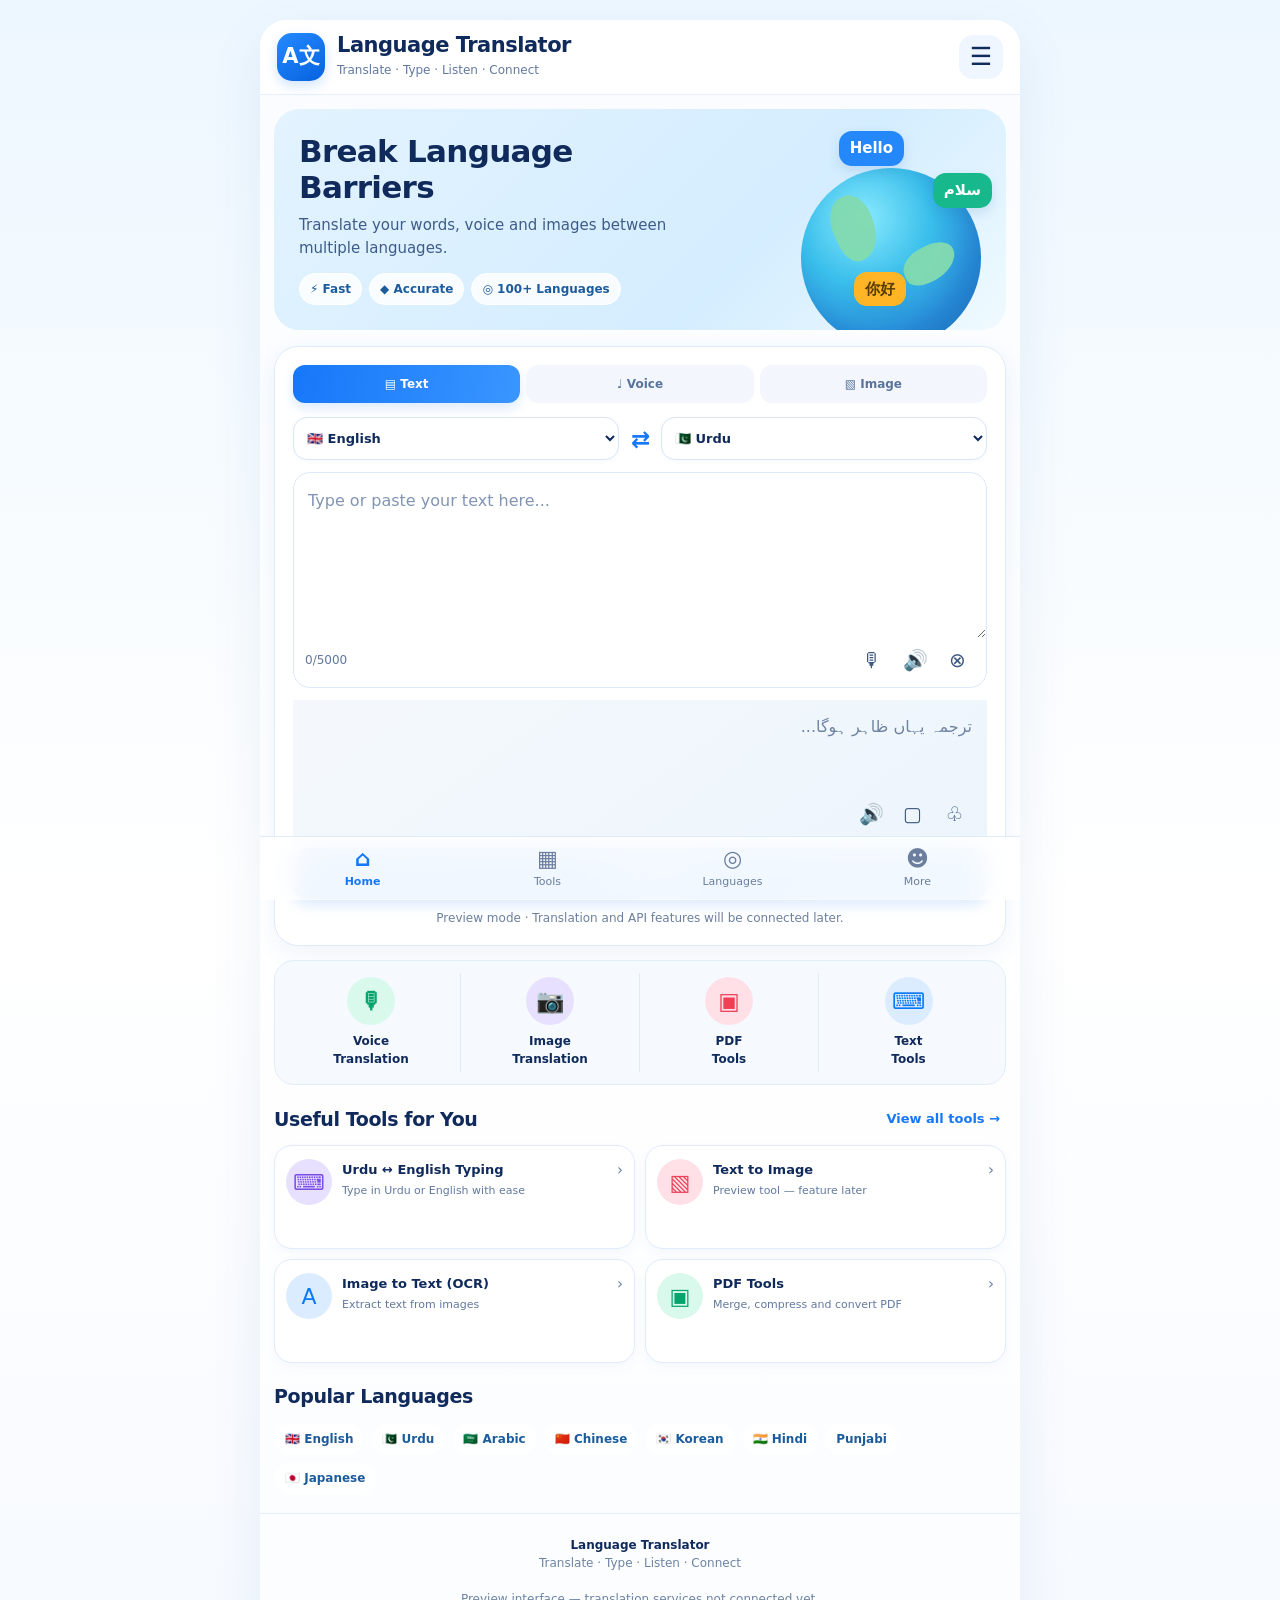
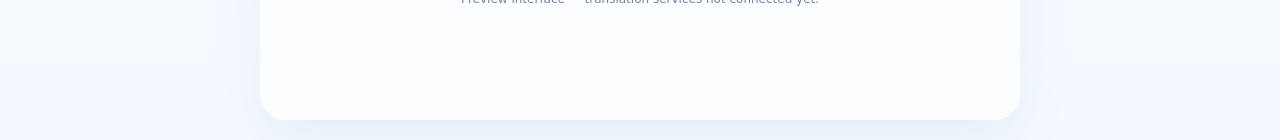
<file: public/assets/aistudio/language-translator-mobile-preview_6705319a.html>
<!DOCTYPE html>
<html lang="en">
<head>
<meta charset="UTF-8">
<meta name="viewport" content="width=device-width, initial-scale=1, viewport-fit=cover">
<meta name="theme-color" content="#f5faff">
<meta name="description" content="Language Translator mobile interface for text, voice, image, PDF and Urdu-English typing tools.">
<title>Language Translator — Translate, Type, Listen</title>
<style>
:root{--blue:#1677f9;--blue2:#3996ff;--ink:#102a5c;--muted:#61799f;--line:#dfebfb;--bg:#f4f9ff;--card:#fff;--soft:#eef6ff;--green:#13a878;--shadow:0 7px 24px rgba(33,105,190,.07)}
*{box-sizing:border-box}html{scroll-behavior:smooth}body{margin:0;background:linear-gradient(180deg,#edf7ff 0,#fff 52%,#f5f9ff 100%);color:var(--ink);font-family:system-ui,-apple-system,BlinkMacSystemFont,"Segoe UI",Arial,sans-serif;font-size:15px;line-height:1.5}button,input,textarea,select{font:inherit}button{cursor:pointer}.app{max-width:760px;margin:0 auto;min-height:100vh;background:rgba(255,255,255,.68);position:relative;padding-bottom:86px}.topbar{position:sticky;top:0;z-index:20;display:flex;align-items:center;gap:12px;padding:13px 17px;background:rgba(255,255,255,.94);backdrop-filter:blur(14px);border-bottom:1px solid #e7f0fc}.logo{width:48px;height:48px;flex-shrink:0;border-radius:15px;background:linear-gradient(145deg,#248aff,#0762df);color:white;display:grid;place-items:center;font-size:21px;font-weight:850;box-shadow:0 5px 12px #1677f930}.brand{min-width:0;flex:1}.brand strong{display:block;font-size:19px;letter-spacing:-.5px;line-height:1.2}.brand span{font-size:12px;color:var(--muted)}.menu{border:0;border-radius:14px;background:#f0f6ff;color:var(--ink);font-size:25px;width:44px;height:44px}.hero{margin:14px 14px 16px;padding:20px 18px;border-radius:25px;background:linear-gradient(135deg,#e3f3ff,#d4edff 65%,#effaff);overflow:hidden;position:relative;min-height:185px}.hero h1{font-size:26px;line-height:1.15;letter-spacing:-.7px;margin:0 0 9px;max-width:360px}.hero p{color:#3e5c88;margin:0 0 14px;max-width:390px;font-size:15px}.chips{display:flex;flex-wrap:wrap;gap:7px}.chip{background:#ffffffd9;border:1px solid #ffffff;padding:6px 10px;border-radius:99px;font-size:12px;font-weight:650;color:#1c5c9d}.globe{position:absolute;right:-9px;bottom:-22px;width:155px;height:155px;border-radius:50%;background:radial-gradient(circle at 35% 28%,#80e9ff 0,#28b9e9 38%,#1382d7 70%,#0e65b6 100%);opacity:.9;box-shadow:inset -14px -12px 24px #0050a344}.globe:before,.globe:after{content:"";position:absolute;background:#79d8a7;opacity:.95;border-radius:50% 40% 60% 35%;transform:rotate(-25deg)}.globe:before{width:42px;height:66px;left:32px;top:27px}.globe:after{width:55px;height:35px;right:24px;top:78px}.bubble{position:absolute;padding:6px 11px;border-radius:13px;color:#fff;font-weight:700;box-shadow:0 5px 12px #3176b82b}.b1{right:102px;top:22px;background:#2488fa}.b2{right:14px;top:64px;background:#18b88d}.b3{right:100px;bottom:24px;background:#ffb526;color:#553b00}.translator{margin:0 14px 14px;background:var(--card);border:1px solid var(--line);border-radius:24px;padding:14px;box-shadow:var(--shadow)}.tabs{display:grid;grid-template-columns:repeat(3,1fr);gap:6px;margin-bottom:14px}.tab{border:0;background:#f3f7fd;border-radius:12px;padding:10px 4px;color:#58749c;font-size:12px;font-weight:700}.tab.active{background:linear-gradient(100deg,var(--blue),var(--blue2));color:#fff;box-shadow:0 5px 12px #1677f927}.languages{display:grid;grid-template-columns:minmax(0,1fr) 30px minmax(0,1fr);align-items:center;gap:6px;margin-bottom:12px}.lang{width:100%;min-width:0;padding:12px 9px;border:1px solid #d8e6f8;background:#fff;border-radius:14px;color:var(--ink);font-weight:650;font-size:13px;box-shadow:0 2px 5px #1a64a108}.swap{border:0;background:transparent;color:var(--blue);font-size:23px;font-weight:800}.pane{border:1px solid #dce9fa;border-radius:17px;overflow:hidden;background:#fff;margin-bottom:12px}.pane textarea{display:block;width:100%;min-height:145px;resize:vertical;border:0;outline:0;padding:15px 14px 8px;color:var(--ink);background:transparent;font-size:16px;line-height:1.6}.pane textarea::placeholder{color:#8194b2}.panefoot{display:flex;align-items:center;gap:8px;padding:4px 11px 10px;color:var(--muted);font-size:12px}.panefoot .spacer{flex:1}.iconbtn{width:35px;height:35px;border:0;background:transparent;border-radius:10px;color:#3c587f;font-size:20px;display:grid;place-items:center}.iconbtn:active{background:#eaf3ff}.output{min-height:126px;background:linear-gradient(145deg,#f4f8fc,#edf5fc);padding:15px;display:flex;flex-direction:column}.output-text{min-height:74px;white-space:pre-wrap;overflow-wrap:anywhere;font-size:16px;color:#6f83a3}.output-tools{display:flex;justify-content:flex-end;gap:7px;margin-top:auto}.translate{display:block;width:100%;border:0;border-radius:14px;background:linear-gradient(100deg,#1677f9,#218aff);color:#fff;font-weight:800;padding:14px;margin-top:2px;box-shadow:0 6px 13px #1677f927}.notice{font-size:12px;color:#6b7f9e;text-align:center;margin:10px 3px 0}.quick{margin:0 14px 20px;padding:12px 7px;background:#f6faff;border:1px solid #e1edfc;border-radius:20px;display:grid;grid-template-columns:repeat(4,1fr)}.quick button{border:0;border-right:1px solid #e0ebf9;background:transparent;color:var(--ink);padding:4px 2px;font-weight:650;font-size:12px}.quick button:last-child{border-right:0}.qicon{width:48px;height:48px;margin:0 auto 7px;border-radius:50%;display:grid;place-items:center;font-size:23px}.qgreen{background:#d9f9ed;color:#05a46c}.qpurple{background:#e8e0ff;color:#7b50e9}.qred{background:#ffe0e7;color:#ef4056}.qblue{background:#dcecff;color:#0879f9}.quick button span:last-child{display:block}.section{padding:0 14px;margin-bottom:19px}.sectionhead{display:flex;align-items:center;justify-content:space-between;gap:10px;margin-bottom:12px}.sectionhead h2{font-size:19px;letter-spacing:-.4px;margin:0}.textlink{border:0;background:transparent;color:var(--blue);font-weight:650;font-size:13px;white-space:nowrap}.toolsgrid{display:grid;grid-template-columns:repeat(2,minmax(0,1fr));gap:10px}.toolcard{display:flex;align-items:flex-start;gap:10px;text-align:left;padding:13px 11px;border:1px solid #e0ecfb;border-radius:18px;background:#fff;box-shadow:0 4px 12px #226bb40a;color:var(--ink);min-height:104px}.toolicon{width:46px;height:46px;flex-shrink:0;border-radius:50%;display:grid;place-items:center;font-size:22px}.toolcard strong{display:block;font-size:13px;line-height:1.35;margin:2px 0 4px}.toolcard small{display:block;color:var(--muted);font-size:11px;line-height:1.45}.arrow{margin-left:auto;color:#6481a8}.extra{display:none}.extra.show{display:flex}.bottomnav{position:fixed;z-index:30;bottom:0;left:50%;transform:translateX(-50%);width:min(100%,760px);padding:8px 10px calc(8px + env(safe-area-inset-bottom));background:#ffffffef;backdrop-filter:blur(15px);border-top:1px solid #e1ecfa;display:grid;grid-template-columns:repeat(4,1fr)}.bottomnav button{border:0;background:transparent;color:#6b7e9e;font-size:11px;display:grid;justify-items:center;gap:2px;padding:2px}.bottomnav .navicon{font-size:22px;line-height:1.1}.bottomnav button.active{color:var(--blue);font-weight:750}.footer{padding:22px 18px 26px;text-align:center;color:#6d83a3;font-size:12px;border-top:1px solid #e5effb}.footer strong{color:var(--ink)}.modal{display:none;position:fixed;inset:0;z-index:50;background:#10264d66;padding:20px;align-items:center;justify-content:center}.modal.show{display:flex}.modalbox{width:min(100%,420px);border-radius:22px;background:white;padding:22px;box-shadow:0 15px 50px #001c4c33}.modalbox h3{margin:0 0 8px}.modalbox p{color:var(--muted);font-size:14px}.modalbox button{border:0;border-radius:12px;padding:11px 16px;background:var(--blue);color:#fff;font-weight:700}.modalbox .secondary{background:#eef5ff;color:var(--ink);margin-right:8px}.hidden{display:none!important}.toast{position:fixed;left:50%;bottom:92px;transform:translate(-50%,12px);opacity:0;pointer-events:none;background:#102a5c;color:white;padding:10px 15px;border-radius:12px;font-size:13px;z-index:60;transition:.2s;max-width:90%;text-align:center}.toast.show{opacity:1;transform:translate(-50%,0)}.filelabel{display:none}
@media(min-width:600px){body{padding:20px 0}.app{border-radius:26px;overflow:hidden;box-shadow:0 15px 55px #1d5b9d14}.hero{min-height:205px;padding:25px}.hero h1{font-size:31px;max-width:410px}.globe{width:180px;height:180px;right:25px;bottom:-18px}.translator{padding:18px}.pane textarea{min-height:165px}.output{min-height:146px}.brand strong{font-size:21px}}
@media(max-width:370px){.brand strong{font-size:16px}.logo{width:42px;height:42px}.hero h1{font-size:23px}.hero{padding:17px 14px}.globe{width:125px;height:125px;right:-15px}.chip{font-size:11px;padding:5px 8px}.quick button{font-size:11px}.qicon{width:42px;height:42px}.toolcard{padding:10px 8px;gap:7px}.toolicon{width:39px;height:39px}.toolcard strong{font-size:12px}}
</style>
</head>
<body>
<div class="app" id="home">
<header class="topbar">
  <div class="logo" aria-hidden="true">A文</div>
  <div class="brand"><strong>Language Translator</strong><span>Translate · Type · Listen · Connect</span></div>
  <button class="menu" id="menuBtn" aria-label="Open menu">☰</button>
</header>
<section class="hero">
  <h1>Break Language Barriers</h1>
  <p>Translate your words, voice and images between multiple languages.</p>
  <div class="chips"><span class="chip">⚡ Fast</span><span class="chip">◆ Accurate</span><span class="chip">◎ 100+ Languages</span></div>
  <div class="globe" aria-hidden="true"></div><span class="bubble b1">Hello</span><span class="bubble b2">سلام</span><span class="bubble b3">你好</span>
</section>
<main>
<section class="translator" id="translator">
  <div class="tabs" role="tablist">
    <button class="tab active" data-tab="text">▤ Text</button><button class="tab" data-tab="voice">♩ Voice</button><button class="tab" data-tab="image">▧ Image</button>
  </div>
  <div class="languages">
    <select class="lang" id="sourceLang" aria-label="Source language">
      <option value="English">🇬🇧 English</option><option value="Urdu">🇵🇰 Urdu</option><option value="Arabic">🇸🇦 Arabic</option><option value="Chinese">🇨🇳 Chinese</option><option value="Korean">🇰🇷 Korean</option><option value="Hindi">🇮🇳 Hindi</option><option value="Punjabi">🟢 Punjabi</option><option value="French">🇫🇷 French</option><option value="Spanish">🇪🇸 Spanish</option><option value="German">🇩🇪 German</option><option value="Japanese">🇯🇵 Japanese</option><option value="Turkish">🇹🇷 Turkish</option>
    </select>
    <button class="swap" id="swapBtn" aria-label="Swap languages" title="Swap languages">⇄</button>
    <select class="lang" id="targetLang" aria-label="Target language"><option value="Urdu">🇵🇰 Urdu</option><option value="English">🇬🇧 English</option><option value="Arabic">🇸🇦 Arabic</option><option value="Chinese">🇨🇳 Chinese</option><option value="Korean">🇰🇷 Korean</option><option value="Hindi">🇮🇳 Hindi</option><option value="Punjabi">🟢 Punjabi</option><option value="French">🇫🇷 French</option><option value="Spanish">🇪🇸 Spanish</option><option value="German">🇩🇪 German</option><option value="Japanese">🇯🇵 Japanese</option><option value="Turkish">🇹🇷 Turkish</option></select>
  </div>
  <div id="textMode">
    <div class="pane"><textarea id="inputText" maxlength="5000" placeholder="Type or paste your text here..." aria-label="Text to translate"></textarea><div class="panefoot"><span id="count">0/5000</span><span class="spacer"></span><button class="iconbtn" id="micBtn" aria-label="Voice typing" title="Voice typing">🎙</button><button class="iconbtn" id="listenInput" aria-label="Listen to input" title="Listen">🔊</button><button class="iconbtn" id="clearBtn" aria-label="Clear text" title="Clear">⊗</button></div></div>
  </div>
  <div id="imageMode" class="hidden">
    <label class="toolcard" style="width:100%;align-items:center;min-height:90px" for="imageFile"><span class="toolicon qblue">▧</span><span><strong>Choose an image</strong><small>Upload a photo or screenshot. Image translation will be connected later.</small></span></label><input id="imageFile" type="file" accept="image/*" class="hidden"><div id="imagePreview" class="hidden" style="margin-top:10px"></div>
  </div>
  <div id="voiceMode" class="hidden">
    <div class="output" style="min-height:110px"><div class="output-text">Tap the microphone to try voice typing. Translation will be connected later.</div><div class="output-tools"><button class="iconbtn" id="voiceStart" aria-label="Start microphone">🎙</button></div></div>
  </div>
  <div class="output" id="outputBox"><div class="output-text" id="outputText" dir="auto">ترجمہ یہاں ظاہر ہوگا...</div><div class="output-tools"><button class="iconbtn" id="listenOutput" aria-label="Listen to result" title="Listen">🔊</button><button class="iconbtn" id="copyBtn" aria-label="Copy result" title="Copy">▢</button><button class="iconbtn" id="shareBtn" aria-label="Share" title="Share">♧</button></div></div>
  <button class="translate" id="translateBtn">➤ &nbsp; Translate</button>
  <p class="notice">Preview mode · Translation and API features will be connected later.</p>
</section>
<section class="quick" aria-label="Quick tools">
  <button data-open="voice"><span class="qicon qgreen">🎙</span><span>Voice<br>Translation</span></button>
  <button data-open="image"><span class="qicon qpurple">📷</span><span>Image<br>Translation</span></button>
  <button data-tool="PDF Tools"><span class="qicon qred">▣</span><span>PDF<br>Tools</span></button>
  <button data-tool="Text Tools"><span class="qicon qblue">⌨</span><span>Text<br>Tools</span></button>
</section>
<section class="section" id="tools">
  <div class="sectionhead"><h2>Useful Tools for You</h2><button class="textlink" id="viewAll">View all tools →</button></div>
  <div class="toolsgrid" id="toolsGrid">
    <button class="toolcard" data-tool="Urdu ↔ English Typing"><span class="toolicon qpurple">⌨</span><span><strong>Urdu ↔ English Typing</strong><small>Type in Urdu or English with ease</small></span><span class="arrow">›</span></button>
    <button class="toolcard" data-tool="Text to Image"><span class="toolicon qred">▧</span><span><strong>Text to Image</strong><small>Preview tool — feature later</small></span><span class="arrow">›</span></button>
    <button class="toolcard" data-tool="Image to Text (OCR)"><span class="toolicon qblue">A</span><span><strong>Image to Text (OCR)</strong><small>Extract text from images</small></span><span class="arrow">›</span></button>
    <button class="toolcard" data-tool="PDF Tools"><span class="toolicon qgreen">▣</span><span><strong>PDF Tools</strong><small>Merge, compress and convert PDF</small></span><span class="arrow">›</span></button>
    <button class="toolcard extra" data-tool="Text Case Converter"><span class="toolicon qgreen">Aa</span><span><strong>Text Case Converter</strong><small>UPPERCASE, lowercase and more</small></span><span class="arrow">›</span></button>
    <button class="toolcard extra" data-tool="Text Counter"><span class="toolicon qpurple">123</span><span><strong>Word & Character Counter</strong><small>Count words and characters</small></span><span class="arrow">›</span></button>
    <button class="toolcard extra" data-tool="Text Formatter"><span class="toolicon qblue">¶</span><span><strong>Text Formatter</strong><small>Clean extra spaces and lines</small></span><span class="arrow">›</span></button>
    <button class="toolcard extra" data-tool="Image Resizer"><span class="toolicon qred">↔</span><span><strong>Image Resizer</strong><small>Resize pictures for web and social</small></span><span class="arrow">›</span></button>
    <button class="toolcard extra" data-tool="JPG to PDF"><span class="toolicon qgreen">▤</span><span><strong>JPG to PDF</strong><small>Convert images to PDF</small></span><span class="arrow">›</span></button>
    <button class="toolcard extra" data-tool="Language Guide"><span class="toolicon qpurple">◎</span><span><strong>Language Guide</strong><small>Helpful language learning resources</small></span><span class="arrow">›</span></button>
  </div>
</section>
<section class="section" id="languages">
 <div class="sectionhead"><h2>Popular Languages</h2></div>
 <div class="chips"><span class="chip">🇬🇧 English</span><span class="chip">🇵🇰 Urdu</span><span class="chip">🇸🇦 Arabic</span><span class="chip">🇨🇳 Chinese</span><span class="chip">🇰🇷 Korean</span><span class="chip">🇮🇳 Hindi</span><span class="chip">Punjabi</span><span class="chip">🇯🇵 Japanese</span></div>
</section>
<footer class="footer"><strong>Language Translator</strong><br>Translate · Type · Listen · Connect<br><br>Preview interface — translation services not connected yet.</footer>
</main>
<nav class="bottomnav" aria-label="Bottom navigation">
 <button class="active" data-scroll="home"><span class="navicon">⌂</span>Home</button><button data-scroll="tools"><span class="navicon">▦</span>Tools</button><button data-scroll="languages"><span class="navicon">◎</span>Languages</button><button id="moreBtn"><span class="navicon">☻</span>More</button>
</nav>
</div>
<div class="modal" id="modal" role="dialog" aria-modal="true" aria-labelledby="modalTitle"><div class="modalbox"><h3 id="modalTitle">Preview tool</h3><p id="modalText">This tool's full functionality will be added in a later step.</p><div id="modalExtra"></div><div style="margin-top:18px;text-align:right"><button class="secondary" id="modalClose">Close</button><button id="modalAction">Try text tools</button></div></div></div>
<div class="toast" id="toast" role="status"></div>
<script>
const $=id=>document.getElementById(id);
const input=$('inputText'), output=$('outputText'), toast=$('toast');
let toastTimer;
function showToast(msg){toast.textContent=msg;toast.classList.add('show');clearTimeout(toastTimer);toastTimer=setTimeout(()=>toast.classList.remove('show'),2400)}
function openModal(title,desc,action='OK'){ $('modalTitle').textContent=title;$('modalText').textContent=desc;$('modalAction').textContent=action;$('modalExtra').innerHTML='';$('modal').classList.add('show') }
function copyText(text){if(!text.trim()){showToast('There is no text to copy yet.');return}if(navigator.clipboard&&window.isSecureContext){navigator.clipboard.writeText(text).then(()=>showToast('Copied to clipboard.')).catch(()=>fallbackCopy(text))}else fallbackCopy(text)}
function fallbackCopy(text){const t=document.createElement('textarea');t.value=text;t.style.position='fixed';t.style.opacity='0';document.body.appendChild(t);t.select();try{document.execCommand('copy');showToast('Copied to clipboard.')}catch(e){showToast('Please select and copy the text manually.')}t.remove()}
input.addEventListener('input',()=> $('count').textContent=input.value.length+'/5000');
$('clearBtn').addEventListener('click',()=>{input.value='';$('count').textContent='0/5000';input.focus();showToast('Text cleared.')});
$('copyBtn').addEventListener('click',()=>copyText(output.textContent==='ترجمہ یہاں ظاہر ہوگا...'?'':output.textContent));
$('swapBtn').addEventListener('click',()=>{const a=$('sourceLang'),b=$('targetLang'),v=a.value;a.value=b.value;b.value=v;const old=input.value;input.value=output.textContent==='ترجمہ یہاں ظاہر ہوگا... '||output.textContent==='ترجمہ یہاں ظاہر ہوگا...'?'':output.textContent;output.textContent=old||'ترجمہ یہاں ظاہر ہوگا...';$('count').textContent=input.value.length+'/5000';showToast('Languages swapped.')});
$('translateBtn').addEventListener('click',()=>showToast('Translation API will be connected later. This is the design preview.'));
$('viewAll').addEventListener('click',()=>{document.querySelectorAll('.extra').forEach(el=>el.classList.toggle('show'));$('viewAll').textContent=document.querySelector('.extra').classList.contains('show')?'Show fewer ↑':'View all tools →'});
document.querySelectorAll('[data-tab]').forEach(btn=>btn.addEventListener('click',()=>{document.querySelectorAll('[data-tab]').forEach(b=>b.classList.toggle('active',b===btn));const mode=btn.dataset.tab;$('textMode').classList.toggle('hidden',mode!=='text');$('imageMode').classList.toggle('hidden',mode!=='image');$('voiceMode').classList.toggle('hidden',mode!=='voice');$('outputBox').classList.toggle('hidden',mode==='image');$('translateBtn').textContent=mode==='image'?'▧  Image translation (later)':mode==='voice'?'🎙  Voice translation (later)':'➤  Translate';if(mode!=='text')showToast(mode==='image'?'Image tools are a preview for now.':'Voice typing may depend on browser support.')}))
document.querySelectorAll('[data-open]').forEach(btn=>btn.addEventListener('click',()=>{const mode=btn.dataset.open;document.querySelector(`[data-tab="${mode}"]`).click();$('translator').scrollIntoView({behavior:'smooth',block:'start'})}));
document.querySelectorAll('[data-tool]').forEach(btn=>btn.addEventListener('click',()=>{const tool=btn.dataset.tool;if(tool==='Text Case Converter'||tool==='Text Counter'||tool==='Text Formatter'){openModal(tool,'Use the text you enter in the translator box. This small utility works locally; the full tools page can be built later.','Apply tool');$('modalAction').dataset.tool=tool}else if(tool==='Urdu ↔ English Typing'){openModal(tool,'The typing-tool interface is planned. Urdu phonetic transliteration will be connected in a later step.','Open translator')}else openModal(tool,'This card is included in the HTML preview. Its full processing feature will be implemented later.','OK')}));
$('modalClose').addEventListener('click',()=>$('modal').classList.remove('show'));
$('modal').addEventListener('click',e=>{if(e.target===$('modal'))$('modal').classList.remove('show')});
$('modalAction').addEventListener('click',function(){const tool=this.dataset.tool;if(tool){let v=input.value;if(tool==='Text Case Converter')v=v.toUpperCase();if(tool==='Text Counter'){showToast('Words: '+(v.trim()?v.trim().split(/\s+/).length:0)+' · Characters: '+v.length);$('modal').classList.remove('show');return}if(tool==='Text Formatter')v=v.replace(/[ \t]+/g,' ').replace(/\n{3,}/g,'\n\n').trim();input.value=v;$('count').textContent=v.length+'/5000';delete this.dataset.tool;showToast('Local text tool applied.');}else if(this.textContent==='Open translator'){$('translator').scrollIntoView({behavior:'smooth'})} $('modal').classList.remove('show')});
$('shareBtn').addEventListener('click',async()=>{const text=output.textContent==='ترجمہ یہاں ظاہر ہوگا...'?'Language Translator preview':output.textContent;try{if(navigator.share)await navigator.share({title:'Language Translator',text});else copyText(text)}catch(e){}});
function speak(text,lang){if(!text.trim()){showToast('Enter some text first.');return}if(!('speechSynthesis'in window)){showToast('Text-to-speech is not supported in this browser.');return}speechSynthesis.cancel();const u=new SpeechSynthesisUtterance(text);const map={English:'en-US',Urdu:'ur-PK',Arabic:'ar-SA',Chinese:'zh-CN',Korean:'ko-KR',Hindi:'hi-IN',Punjabi:'pa-IN',French:'fr-FR',Spanish:'es-ES',German:'de-DE',Japanese:'ja-JP',Turkish:'tr-TR'};u.lang=map[lang]||'en-US';speechSynthesis.speak(u)}
$('listenInput').addEventListener('click',()=>speak(input.value,$('sourceLang').value));
$('listenOutput').addEventListener('click',()=>speak(output.textContent==='ترجمہ یہاں ظاہر ہوگا...'?'':output.textContent,$('targetLang').value));
function startVoice(){const SR=window.SpeechRecognition||window.webkitSpeechRecognition;if(!SR){showToast('Voice typing is not supported here. Try Chrome or type manually.');return}const r=new SR();r.lang=({English:'en-US',Urdu:'ur-PK',Arabic:'ar-SA',Chinese:'zh-CN',Korean:'ko-KR',Hindi:'hi-IN',Punjabi:'pa-IN',French:'fr-FR',Spanish:'es-ES',German:'de-DE',Japanese:'ja-JP',Turkish:'tr-TR'})[$('sourceLang').value]||'en-US';r.interimResults=false;r.onstart=()=>showToast('Listening… speak now.');r.onresult=e=>{const transcript=e.results[0][0].transcript;input.value+=(input.value?' ':'')+transcript;$('count').textContent=input.value.length+'/5000';showToast('Voice text added. Translation API is not connected yet.')};r.onerror=()=>showToast('Microphone unavailable. Check browser permission.');r.start()}
$('micBtn').addEventListener('click',startVoice);$('voiceStart').addEventListener('click',startVoice);
$('imageFile').addEventListener('change',e=>{const f=e.target.files&&e.target.files[0];if(!f)return;if(!f.type.startsWith('image/')){showToast('Please choose an image file.');return}const url=URL.createObjectURL(f);$('imagePreview').classList.remove('hidden');$('imagePreview').innerHTML='';const img=document.createElement('img');img.src=url;img.alt='Selected image preview';img.style.cssText='display:block;max-width:100%;max-height:260px;margin:auto;border-radius:14px';$('imagePreview').appendChild(img);showToast('Image selected. OCR/translation will be added later.')});
document.querySelectorAll('[data-scroll]').forEach(btn=>btn.addEventListener('click',()=>{document.querySelectorAll('.bottomnav button').forEach(b=>b.classList.remove('active'));btn.classList.add('active');$(btn.dataset.scroll).scrollIntoView({behavior:'smooth',block:'start'})}));
$('moreBtn').addEventListener('click',()=>openModal('More options','This preview includes the main translator layout and planned tool cards. Settings, accounts and full tool pages can be added later.','Close'));
$('menuBtn').addEventListener('click',()=>openModal('Language Translator','Choose a section using the bottom navigation, or open the Tools section.','Open tools'));
$('modalAction').addEventListener('click',function(){if(this.textContent==='Open tools'){$('tools').scrollIntoView({behavior:'smooth'});$('modal').classList.remove('show')}});
</script>
</body>
</html>
</file>
